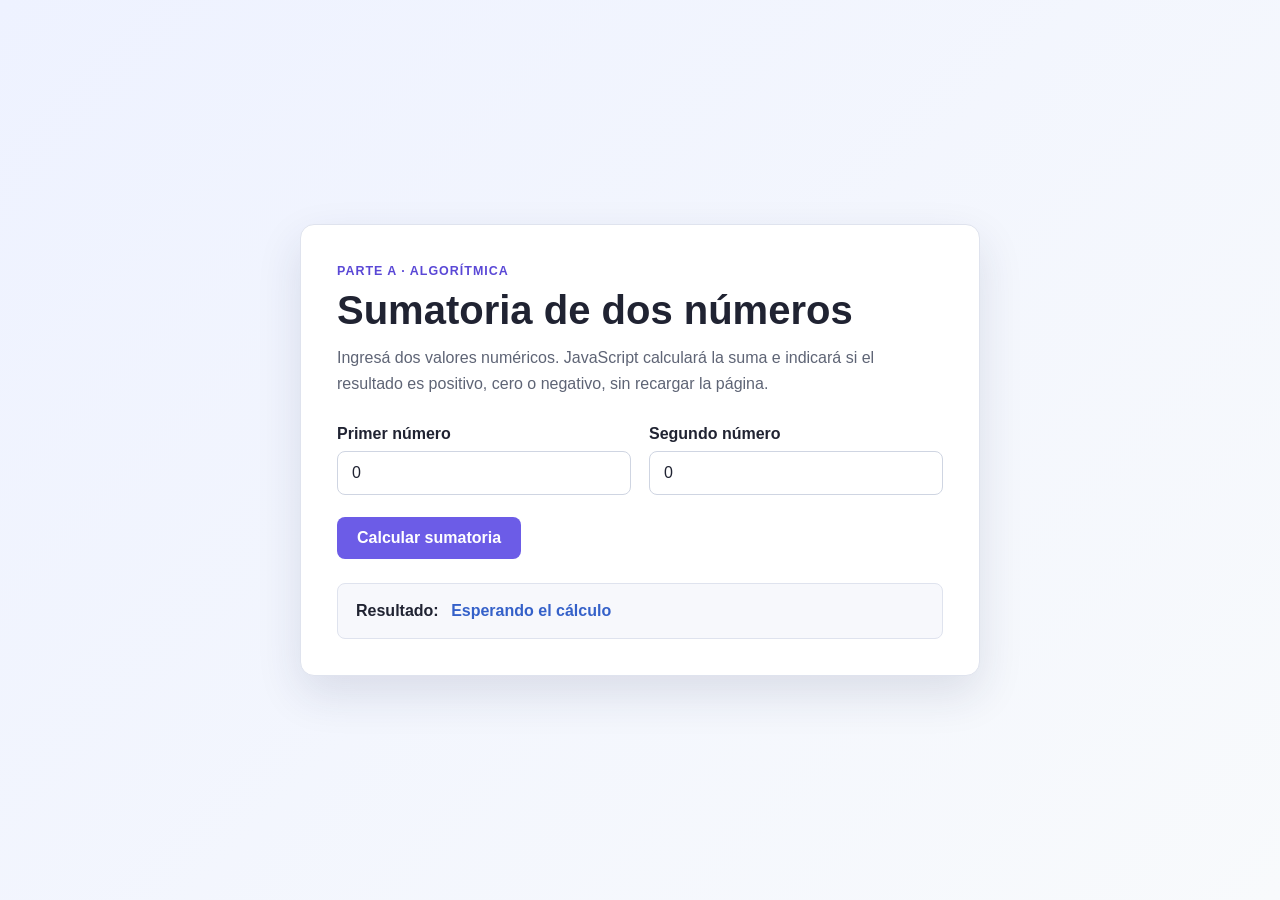
<file: algoritmica.html>
<!DOCTYPE html>
<html lang="es">
<head>
  <meta charset="UTF-8">
  <meta name="viewport" content="width=device-width, initial-scale=1.0">
  <title>Parte A — Sumatoria con JavaScript</title>
  <link rel="stylesheet" href="algoritmica.css">
</head>
<body>
  <main class="contenedor">
    <section class="tarjeta" aria-labelledby="titulo">
      <span class="etiqueta">Parte A · Algorítmica</span>
      <h1 id="titulo">Sumatoria de dos números</h1>
      <p class="descripcion">
        Ingresá dos valores numéricos. JavaScript calculará la suma e indicará
        si el resultado es positivo, cero o negativo, sin recargar la página.
      </p>

      <div class="campos">
        <div class="campo">
          <label for="numero1">Primer número</label>
          <input type="number" id="numero1" value="0">
        </div>

        <div class="campo">
          <label for="numero2">Segundo número</label>
          <input type="number" id="numero2" value="0">
        </div>
      </div>

      <button type="button" id="calcular">Calcular sumatoria</button>

      <div class="resultado-contenedor" aria-live="polite">
        <strong>Resultado:</strong>
        <span id="resultado" class="cero">Esperando el cálculo</span>
      </div>
    </section>
  </main>

  <script src="algoritmica.js"></script>
</body>
</html>
</file>
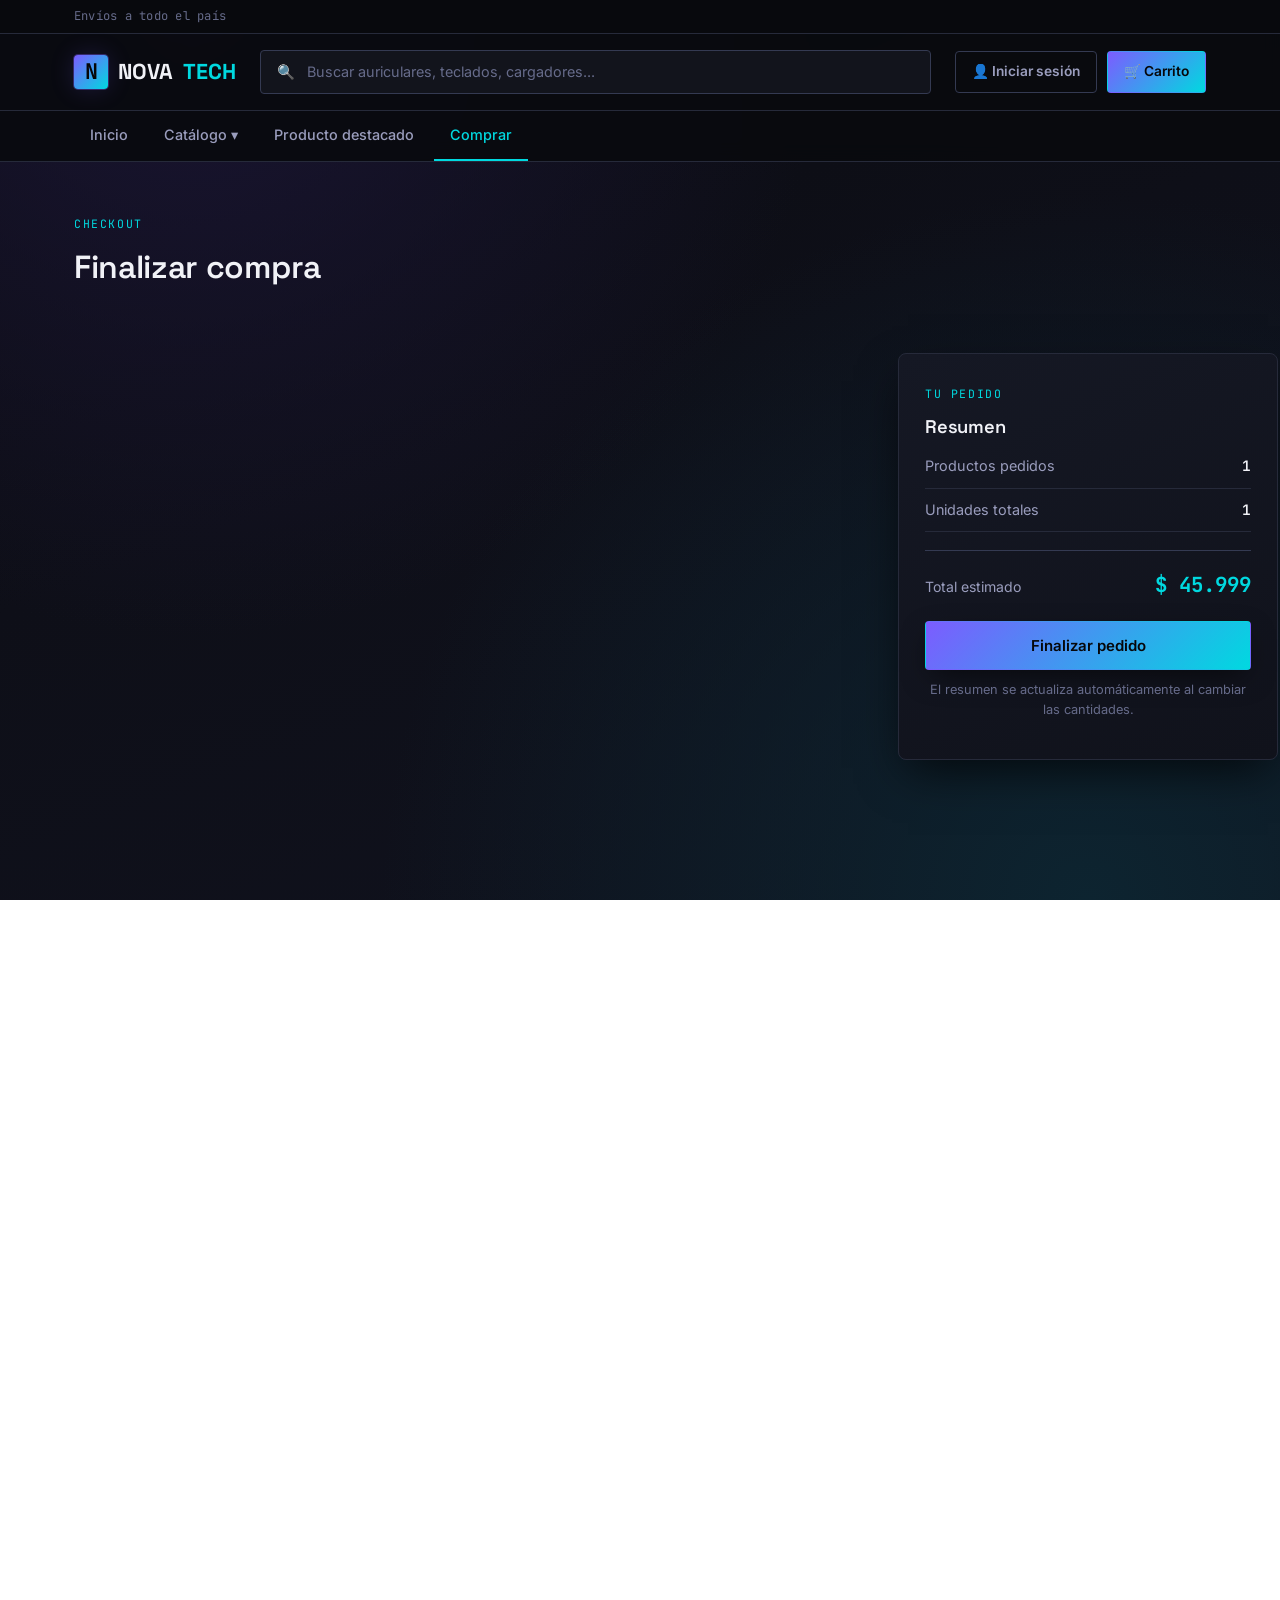
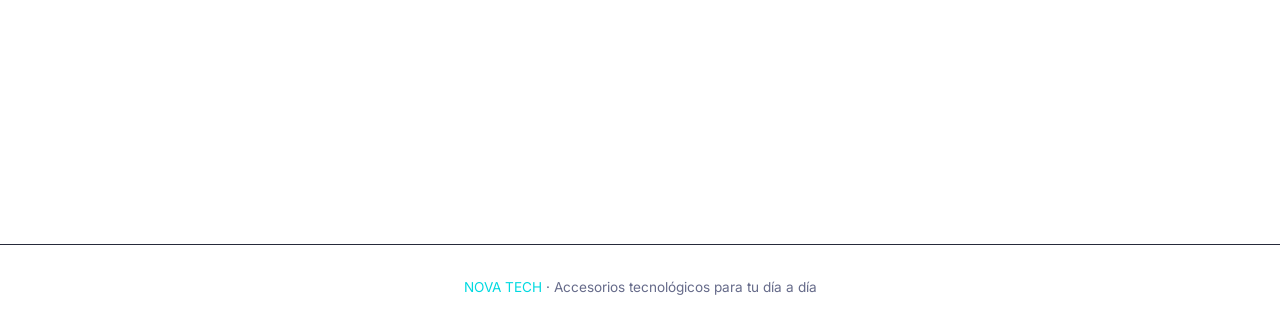
<file: comprar.html>
<!DOCTYPE html>
<html lang="es">
<head>
  <meta charset="UTF-8">
  <meta name="viewport" content="width=device-width, initial-scale=1.0">
  <title>Nova Tech — Comprar</title>
  <link rel="stylesheet" href="estilos.css">
</head>
<body>

  <!-- Encabezado: barra de utilidad, marca, buscador y navegacion (igual en las 6 paginas) -->
  <header class="site-header">
    <div class="utility-bar">
      <div class="utility-bar-inner">
        <span>Envíos a todo el país</span>
      </div>
    </div>
    <div class="header-main">
      <div class="header-main-inner">
        <a href="index.html" class="brand">
          <span class="brand-mark">N</span>
          NOVA <span class="accent">TECH</span>
        </a>
        <div class="search-bar">
          <span class="search-icon">🔍</span>
          <input type="text" placeholder="Buscar auriculares, teclados, cargadores...">
        </div>
        <div class="header-actions">
          <a href="login.html" class="header-action">👤 Iniciar sesión</a>
          <a href="comprar.html" class="header-action cart">🛒 Carrito</a>
        </div>
      </div>
    </div>
    <nav class="navbar">
      <div class="navbar-inner">
        <a href="index.html">Inicio</a>
        <div class="nav-item">
          <a href="listado_box.html">Catálogo ▾</a>
          <div class="dropdown-menu">
            <a href="listado_box.html">Vista en tarjetas</a>
            <a href="listado_tabla.html">Vista en tabla</a>
          </div>
        </div>
        <a href="producto.html">Producto destacado</a>
        <a href="comprar.html" class="active">Comprar</a>
</div>
    </nav>
  </header>

  <main class="page-shell">

    <div class="section-heading">
      <div>
        <span class="eyebrow">Checkout</span>
        <h1>Finalizar compra</h1>
      </div>
    </div>

    <!-- Formulario de compra: datos del cliente + productos a la izquierda, resumen a la derecha -->
    <section aria-label="Formulario de compra">
    <div class="checkout-layout">

      <form class="form-shell">

        <fieldset>
          <legend>Datos del cliente</legend>

          <div class="form-grid">
            <div class="form-field">
              <label for="nombre">Nombre del cliente</label>
              <input type="text" id="nombre" name="nombre_cliente" value="Cliente de prueba">
            </div>

            <div class="form-field">
              <label for="telefono">Teléfono</label>
              <input type="tel" id="telefono" name="telefono" value="" placeholder="Ingresá tu teléfono">
            </div>

            <div class="form-field full">
              <label for="direccion">Dirección</label>
              <input type="text" id="direccion" name="direccion" value="" placeholder="Ingresá tu dirección">
            </div>

            <div class="form-field full">
              <label for="email">Email</label>
              <input type="email" id="email" name="email" value="" placeholder="nombre@ejemplo.com">
            </div>

            <div class="form-field full">
              <label for="medio_pago">Medio de pago</label>
              <select id="medio_pago" name="medio_pago">
                <option value="">Seleccioná un medio de pago</option>
                <option value="tarjeta_credito" selected>Tarjeta de crédito</option>
                <option value="tarjeta_debito">Tarjeta de débito</option>
                <option value="transferencia">Transferencia bancaria</option>
                <option value="mercado_pago">Mercado Pago</option>
                <option value="efectivo">Efectivo contra entrega</option>
              </select>
            </div>
          </div>

          <p class="form-note">
            Estos datos vienen precargados como ejemplo (simulan que ya iniciaste sesión). Podés editarlos antes de confirmar.
          </p>
        </fieldset>

        <fieldset>
          <legend>Productos seleccionados</legend>

          <div class="order-line">
            <span class="item-name">Auriculares Bluetooth NovaSound X1</span>
            <input type="number" min="0" value="1" class="cantidad-producto" data-precio="45999" aria-label="Cantidad NovaSound X1" name="cantidad_novasound_x1">
            <span class="item-price mono">Precio: $ 45.999</span>
            <span class="item-subtotal mono">Subtotal: <strong>$ 45.999</strong></span>
          </div>

          <div class="order-line">
            <span class="item-name">Cargador Rápido GaN NovaCharge 65W</span>
            <input type="number" min="0" value="0" class="cantidad-producto" data-precio="18500" aria-label="Cantidad NovaCharge 65W" name="cantidad_novacharge_65w">
            <span class="item-price mono">Precio: $ 18.500</span>
            <span class="item-subtotal mono">Subtotal: <strong>$ 18.500</strong></span>
          </div>

          <div class="order-line">
            <span class="item-name">Teclado Mecánico NovaKey RGB</span>
            <input type="number" min="0" value="0" class="cantidad-producto" data-precio="52000" aria-label="Cantidad NovaKey RGB" name="cantidad_novakey_rgb">
            <span class="item-price mono">Precio: $ 52.000</span>
            <span class="item-subtotal mono">Subtotal: <strong>$ 52.000</strong></span>
          </div>

          <div class="order-line">
            <span class="item-name">Mouse Inalámbrico NovaClick Pro</span>
            <input type="number" min="0" value="0" class="cantidad-producto" data-precio="22300" aria-label="Cantidad NovaClick Pro" name="cantidad_novaclick_pro">
            <span class="item-price mono">Precio: $ 22.300</span>
            <span class="item-subtotal mono">Subtotal: <strong>$ 22.300</strong></span>
          </div>

          <div class="order-line">
            <span class="item-name">Parlante Portátil NovaBoom Mini</span>
            <input type="number" min="0" value="0" class="cantidad-producto" data-precio="31200" aria-label="Cantidad NovaBoom Mini" name="cantidad_novaboom_mini">
            <span class="item-price mono">Precio: $ 31.200</span>
            <span class="item-subtotal mono">Subtotal: <strong>$ 31.200</strong></span>
          </div>

          <div class="order-line">
            <span class="item-name">Power Bank NovaCharge 20000mAh</span>
            <input type="number" min="0" value="0" class="cantidad-producto" data-precio="27800" aria-label="Cantidad NovaCharge 20000mAh" name="cantidad_novacharge_20k">
            <span class="item-price mono">Precio: $ 27.800</span>
            <span class="item-subtotal mono">Subtotal: <strong>$ 27.800</strong></span>
          </div>

          <div class="order-line">
            <span class="item-name">Auriculares In-Ear NovaBuds Air</span>
            <input type="number" min="0" value="0" class="cantidad-producto" data-precio="28900" aria-label="Cantidad NovaBuds Air" name="cantidad_novabuds_air">
            <span class="item-price mono">Precio: $ 28.900</span>
            <span class="item-subtotal mono">Subtotal: <strong>$ 28.900</strong></span>
          </div>

          <div class="order-line">
            <span class="item-name">Hub USB-C NovaHub 7-en-1</span>
            <input type="number" min="0" value="0" class="cantidad-producto" data-precio="19900" aria-label="Cantidad NovaHub 7-en-1" name="cantidad_novahub_7">
            <span class="item-price mono">Precio: $ 19.900</span>
            <span class="item-subtotal mono">Subtotal: <strong>$ 19.900</strong></span>
          </div>

          <p class="form-note">Ajustá la cantidad de cada producto que querés incluir en tu pedido.</p>
        </fieldset>

      </form>

      <aside class="order-summary">
        <span class="eyebrow">Tu pedido</span>
        <h2>Resumen</h2>

        <div class="recap-row">
          <span>Productos pedidos</span>
          <span id="productos-pedidos">1</span>
        </div>
        <div class="recap-row">
          <span>Unidades totales</span>
          <span id="unidades-totales">1</span>
        </div>

        <div class="order-total">
          <span class="label">Total estimado</span>
          <span class="value" id="total-estimado">$ 45.999</span>
        </div>

        <a href="#confirmar-pedido" class="btn btn-primary btn-block" style="margin-top:20px;">Finalizar pedido</a>
        <p class="form-note" style="text-align:center; margin-top:10px;">
          El resumen se actualiza automáticamente al cambiar las cantidades.
        </p>
      </aside>

    </div>
    </section>

    <!-- Confirmacion de compra en dos pasos, sin JavaScript: ver estilos.css (.modal-overlay:target) -->
    <div class="modal-overlay" id="confirmar-pedido">
    <div class="modal-card">
      <span class="badge">Resumen de facturación</span>
      <h2>Confirmá tu pedido</h2>

      <table class="modal-summary">
        <tbody>
          <tr>
            <td>Auriculares Bluetooth NovaSound X1</td>
            <td class="qty">x1</td>
            <td class="amount">$ 45.999</td>
          </tr>
          <tr>
            <td>Envío estándar</td>
            <td class="qty">—</td>
            <td class="amount">$ 0</td>
          </tr>
          <tr class="total">
            <td colspan="2">Total a pagar</td>
            <td class="amount">$ 45.999</td>
          </tr>
        </tbody>
      </table>

      <p class="form-note">
        Este resumen se genera con JavaScript a partir de las cantidades seleccionadas.
      </p>

      <div class="modal-actions">
        <a href="#" class="btn btn-outline">Cancelar</a>
        <a href="#pedido-confirmado" class="btn btn-primary">Confirmar</a>
      </div>
    </div>
  </div>

  <div class="modal-overlay" id="pedido-confirmado">
    <div class="modal-card">
      <span class="badge">Pedido confirmado</span>
      <h2>¡Gracias por tu compra!</h2>
      <p>Guardá o imprimí tu comprobante. También podés escribirnos por WhatsApp si tenés alguna consulta.</p>

      <div class="ticket">
        <div class="ticket-header">
          <span class="brand-mark">N</span>
          <div><strong>NOVA TECH</strong></div>
          <div class="ticket-meta">Comprobante N.° 0001045</div>
          <div class="ticket-meta">Fecha: 04/09/2026</div>
        </div>

        <p class="ticket-meta">Cliente: Cliente de prueba</p>
        <p class="ticket-meta">Medio de pago: Tarjeta de crédito</p>

        <table class="modal-summary">
          <tbody>
            <tr>
              <td>Auriculares Bluetooth NovaSound X1</td>
              <td class="qty">x1</td>
              <td class="amount">$ 45.999</td>
            </tr>
            <tr>
              <td>Envío estándar</td>
              <td class="qty">—</td>
              <td class="amount">$ 0</td>
            </tr>
            <tr class="total">
              <td colspan="2">Total pagado</td>
              <td class="amount">$ 45.999</td>
            </tr>
          </tbody>
        </table>
      </div>

      <div class="rating-block">
        <p class="form-note">Antes de cerrar, ¿cómo calificarías tu experiencia en Nova Tech?</p>
        <div class="rating-group">
          <input type="radio" id="val1" name="valoracion" value="1">
          <label for="val1">1</label>
          <input type="radio" id="val2" name="valoracion" value="2">
          <label for="val2">2</label>
          <input type="radio" id="val3" name="valoracion" value="3" checked>
          <label for="val3">3</label>
          <input type="radio" id="val4" name="valoracion" value="4">
          <label for="val4">4</label>
          <input type="radio" id="val5" name="valoracion" value="5">
          <label for="val5">5</label>
        </div>
      </div>

      <div class="modal-actions">
                <button type="button" class="btn btn-outline" onclick="window.print()">🖨️ Imprimir ticket</button>
        <a href="#" class="btn btn-primary">💬 Contactar tienda</a>
      </div>

      <p class="login-footer-note close-hint"><a href="#">Cerrar</a></p>
    </div>
  </div>

  </main>

  <!-- Pie de pagina -->
  <footer class="site-footer">
    <span class="accent">NOVA TECH</span> · Accesorios tecnológicos para tu día a día
  </footer>

  <script src="comprar.js"></script>
</body>
</html>
</file>
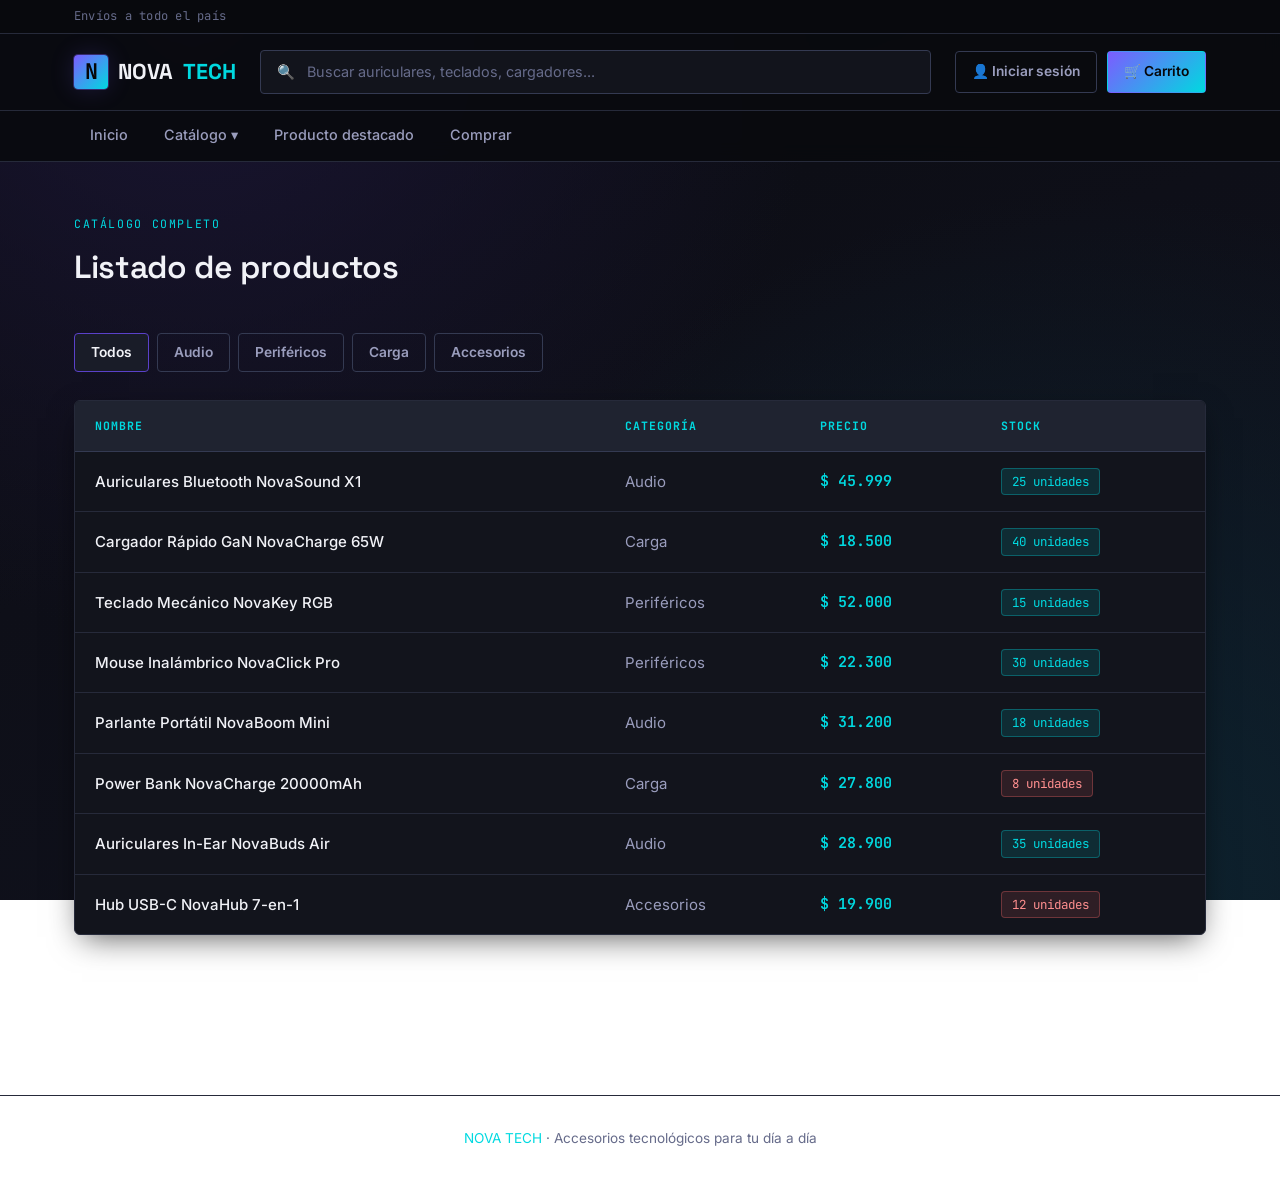
<file: listado_tabla.html>
<!DOCTYPE html>
<html lang="es">
<head>
  <meta charset="UTF-8">
  <meta name="viewport" content="width=device-width, initial-scale=1.0">
  <title>Nova Tech — Catálogo en tabla</title>
  <link rel="stylesheet" href="estilos.css">
</head>
<body>

  <!-- Encabezado: barra de utilidad, marca, buscador y navegacion (igual en las 6 paginas) -->
  <header class="site-header">
    <div class="utility-bar">
      <div class="utility-bar-inner">
        <span>Envíos a todo el país</span>
      </div>
    </div>
    <div class="header-main">
      <div class="header-main-inner">
        <a href="index.html" class="brand">
          <span class="brand-mark">N</span>
          NOVA <span class="accent">TECH</span>
        </a>
        <div class="search-bar">
          <span class="search-icon">🔍</span>
          <input type="text" placeholder="Buscar auriculares, teclados, cargadores...">
        </div>
        <div class="header-actions">
          <a href="login.html" class="header-action">👤 Iniciar sesión</a>
          <a href="comprar.html" class="header-action cart">🛒 Carrito</a>
        </div>
      </div>
    </div>
    <nav class="navbar">
      <div class="navbar-inner">
        <a href="index.html">Inicio</a>
        <div class="nav-item">
          <a href="listado_box.html" class="active">Catálogo ▾</a>
          <div class="dropdown-menu">
            <a href="listado_box.html">Vista en tarjetas</a>
            <a href="listado_tabla.html">Vista en tabla</a>
          </div>
        </div>
        <a href="producto.html">Producto destacado</a>
        <a href="comprar.html">Comprar</a>
</div>
    </nav>
  </header>

  <main class="page-shell">

    <div class="section-heading">
      <div>
        <span class="eyebrow">Catálogo completo</span>
        <h1>Listado de productos</h1>
      </div>
    </div>

    <!-- Catalogo filtrable por categoria: ver filtro CSS en estilos.css (usa :target) -->
    <section aria-label="Catálogo de productos en tabla">

    <span id="audio"></span>
    <span id="perifericos"></span>
    <span id="carga"></span>
    <span id="accesorios"></span>

    <nav class="filter-tabs">
      <a href="#" class="tab-todos">Todos</a>
      <a href="#audio" class="tab-audio">Audio</a>
      <a href="#perifericos" class="tab-perifericos">Periféricos</a>
      <a href="#carga" class="tab-carga">Carga</a>
      <a href="#accesorios" class="tab-accesorios">Accesorios</a>
    </nav>

    <div class="table-wrap">
      <table class="catalog">
        <thead>
          <tr>
            <th>Nombre</th>
            <th>Categoría</th>
            <th>Precio</th>
            <th>Stock</th>
          </tr>
        </thead>
        <tbody>
          <tr class="cat-row cat-audio">
            <td class="name">Auriculares Bluetooth NovaSound X1</td>
            <td>Audio</td>
            <td class="price">$ 45.999</td>
            <td><span class="stock-pill">25 unidades</span></td>
          </tr>
          <tr class="cat-row cat-carga">
            <td class="name">Cargador Rápido GaN NovaCharge 65W</td>
            <td>Carga</td>
            <td class="price">$ 18.500</td>
            <td><span class="stock-pill">40 unidades</span></td>
          </tr>
          <tr class="cat-row cat-perifericos">
            <td class="name">Teclado Mecánico NovaKey RGB</td>
            <td>Periféricos</td>
            <td class="price">$ 52.000</td>
            <td><span class="stock-pill">15 unidades</span></td>
          </tr>
          <tr class="cat-row cat-perifericos">
            <td class="name">Mouse Inalámbrico NovaClick Pro</td>
            <td>Periféricos</td>
            <td class="price">$ 22.300</td>
            <td><span class="stock-pill">30 unidades</span></td>
          </tr>
          <tr class="cat-row cat-audio">
            <td class="name">Parlante Portátil NovaBoom Mini</td>
            <td>Audio</td>
            <td class="price">$ 31.200</td>
            <td><span class="stock-pill">18 unidades</span></td>
          </tr>
          <tr class="cat-row cat-carga">
            <td class="name">Power Bank NovaCharge 20000mAh</td>
            <td>Carga</td>
            <td class="price">$ 27.800</td>
            <td><span class="stock-pill low">8 unidades</span></td>
          </tr>
          <tr class="cat-row cat-audio">
            <td class="name">Auriculares In-Ear NovaBuds Air</td>
            <td>Audio</td>
            <td class="price">$ 28.900</td>
            <td><span class="stock-pill">35 unidades</span></td>
          </tr>
          <tr class="cat-row cat-accesorios">
            <td class="name">Hub USB-C NovaHub 7-en-1</td>
            <td>Accesorios</td>
            <td class="price">$ 19.900</td>
            <td><span class="stock-pill low">12 unidades</span></td>
          </tr>
        </tbody>
      </table>
    </div>

    </section>

  </main>

  <!-- Pie de pagina -->
  <footer class="site-footer">
    <span class="accent">NOVA TECH</span> · Accesorios tecnológicos para tu día a día
  </footer>

</body>
</html>
</file>
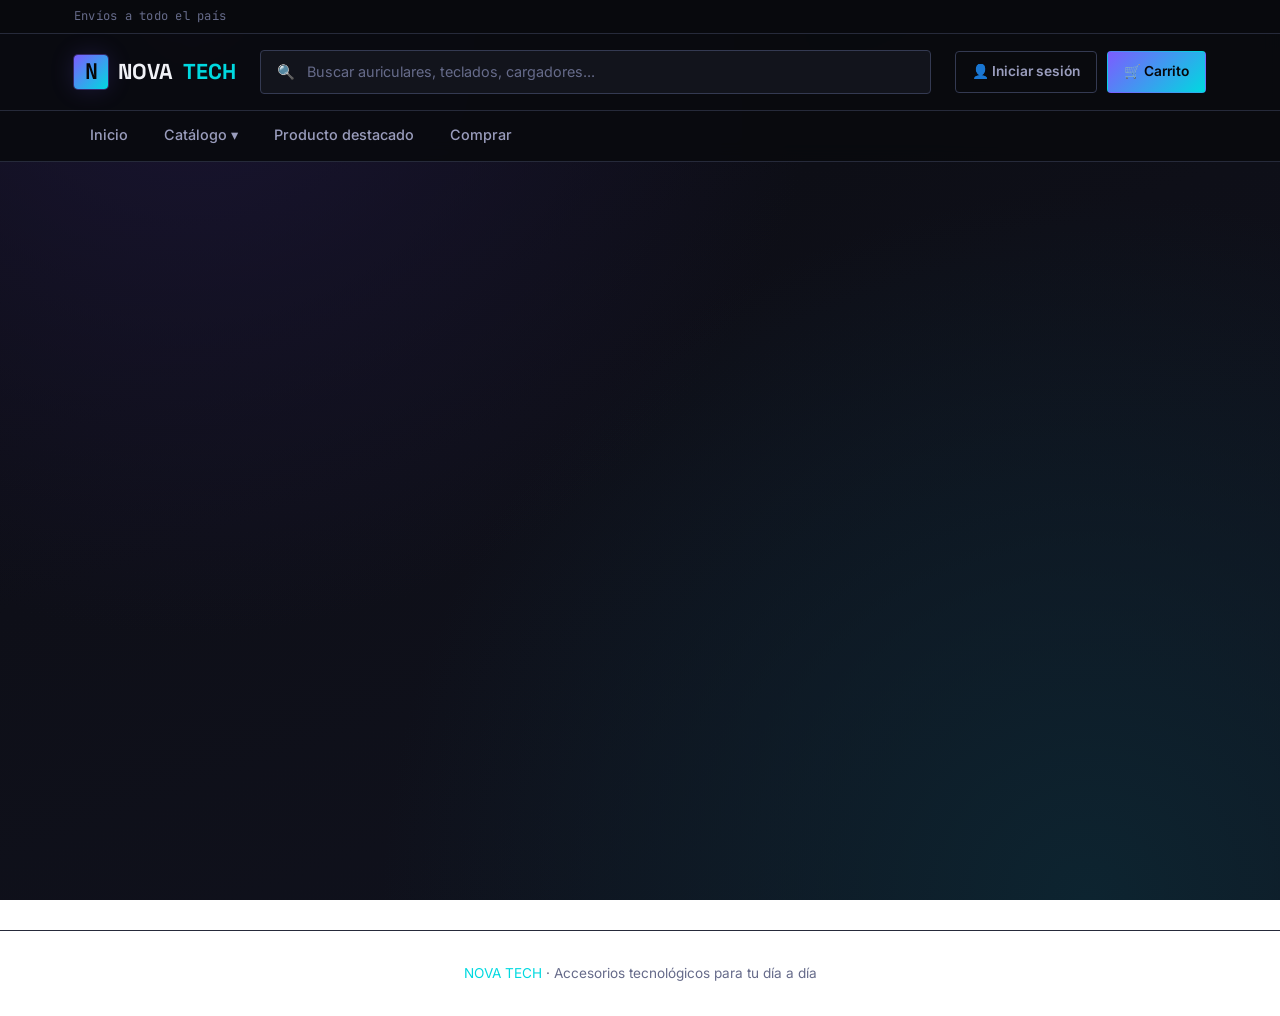
<file: login.html>
<!DOCTYPE html>
<html lang="es">
<head>
  <meta charset="UTF-8">
  <meta name="viewport" content="width=device-width, initial-scale=1.0">
  <title>Nova Tech — Iniciar sesión</title>
  <link rel="stylesheet" href="estilos.css">
</head>
<body>

  <!-- Encabezado: barra de utilidad, marca, buscador y navegacion (igual en las 6 paginas) -->
  <header class="site-header">
    <div class="utility-bar">
      <div class="utility-bar-inner">
        <span>Envíos a todo el país</span>
      </div>
    </div>
    <div class="header-main">
      <div class="header-main-inner">
        <a href="index.html" class="brand">
          <span class="brand-mark">N</span>
          NOVA <span class="accent">TECH</span>
        </a>
        <div class="search-bar">
          <span class="search-icon">🔍</span>
          <input type="text" placeholder="Buscar auriculares, teclados, cargadores...">
        </div>
        <div class="header-actions">
          <a href="login.html" class="header-action">👤 Iniciar sesión</a>
          <a href="comprar.html" class="header-action cart">🛒 Carrito</a>
        </div>
      </div>
    </div>
    <nav class="navbar">
      <div class="navbar-inner">
        <a href="index.html">Inicio</a>
        <div class="nav-item">
          <a href="listado_box.html">Catálogo ▾</a>
          <div class="dropdown-menu">
            <a href="listado_box.html">Vista en tarjetas</a>
            <a href="listado_tabla.html">Vista en tabla</a>
          </div>
        </div>
        <a href="producto.html">Producto destacado</a>
        <a href="comprar.html">Comprar</a>
</div>
    </nav>
  </header>

  <main class="page-shell">

    <!-- Acceso simulado: no valida credenciales, solo redirige a comprar.html -->
    <section aria-label="Formulario de acceso">
      <div class="form-shell login-shell">
        <span class="eyebrow">Acceso de clientes</span>
        <h1>Iniciar sesión</h1>
        <p>
          Para completar una compra en Nova Tech necesitás iniciar sesión con tu cuenta.
          Ingresá tus datos para continuar.
        </p>

        <form>
          <div class="form-field full">
            <label for="login_email">Email</label>
            <input type="email" id="login_email" name="login_email" placeholder="nombre@correo.com">
          </div>

          <div class="form-field full">
            <label for="login_password">Contraseña</label>
            <input type="password" id="login_password" name="login_password" placeholder="••••••••">
          </div>

          <a href="comprar.html" class="btn btn-primary btn-block">Iniciar sesión</a>
        </form>

        <p class="login-footer-note">
          ¿No tenés cuenta? <a href="login.html">Registrate</a>
        </p>
      </div>
    </section>

  </main>

  <!-- Pie de pagina -->
  <footer class="site-footer">
    <span class="accent">NOVA TECH</span> · Accesorios tecnológicos para tu día a día
  </footer>

</body>
</html>
</file>
<file: algoritmica.css>
* {
  box-sizing: border-box;
}

body {
  margin: 0;
  min-height: 100vh;
  display: grid;
  place-items: center;
  padding: 24px;
  font-family: Arial, Helvetica, sans-serif;
  color: #202332;
  background: linear-gradient(135deg, #eef2ff, #f8fafc);
}

.contenedor {
  width: min(100%, 680px);
}

.tarjeta {
  padding: 36px;
  background: #ffffff;
  border: 1px solid #dfe3ee;
  border-radius: 14px;
  box-shadow: 0 18px 45px rgba(35, 43, 79, 0.12);
}

.etiqueta {
  display: inline-block;
  margin-bottom: 10px;
  color: #5a48d6;
  font-size: 0.78rem;
  font-weight: 700;
  letter-spacing: 0.08em;
  text-transform: uppercase;
}

h1 {
  margin: 0 0 12px;
  font-size: clamp(1.8rem, 5vw, 2.5rem);
}

.descripcion {
  margin: 0;
  color: #5e6475;
  line-height: 1.6;
}

.campos {
  display: grid;
  grid-template-columns: 1fr 1fr;
  gap: 18px;
  margin: 28px 0 22px;
}

.campo {
  display: flex;
  flex-direction: column;
  gap: 8px;
}

label {
  font-weight: 700;
}

input {
  width: 100%;
  padding: 12px 14px;
  color: #202332;
  font: inherit;
  border: 1px solid #cfd5e2;
  border-radius: 8px;
  outline: none;
}

input:focus {
  border-color: #6c5ce7;
  box-shadow: 0 0 0 3px rgba(108, 92, 231, 0.15);
}

button {
  padding: 12px 20px;
  color: #ffffff;
  font: inherit;
  font-weight: 700;
  background: #6c5ce7;
  border: 0;
  border-radius: 8px;
  cursor: pointer;
}

button:hover {
  background: #5747c7;
}

.resultado-contenedor {
  margin-top: 24px;
  padding: 18px;
  background: #f7f8fc;
  border: 1px solid #dfe3ee;
  border-radius: 8px;
}

#resultado {
  margin-left: 8px;
  font-weight: 700;
}

#resultado.positivo {
  color: #138a55;
}

#resultado.cero {
  color: #3561c9;
}

#resultado.negativo {
  color: #c53c55;
}

@media (max-width: 560px) {
  .tarjeta {
    padding: 24px;
  }

  .campos {
    grid-template-columns: 1fr;
  }

  #resultado {
    display: block;
    margin: 8px 0 0;
  }
}
</file>
<file: estilos.css>
@import url('https://fonts.googleapis.com/css2?family=Space+Grotesk:wght@500;600;700&family=Inter:wght@400;500;600&family=JetBrains+Mono:wght@500;600&display=swap');

:root {
    --bg-0: #08090d;
  --bg-1: #0d0f16;
  --bg-2: #14172202;
  --surface: #12141c;
  --surface-2: #191c28;
  --surface-3: #1f2330;
  --border: #262a3a;
  --border-strong: #343a52;

  --text-primary: #f1f2f7;
  --text-secondary: #9a9dbd;
  --text-muted: #666b8a;

  --accent-violet: #7c5cff;
  --accent-violet-dim: #5a41c9;
  --accent-cyan: #00d9e0;
  --accent-cyan-dim: #00a3a8;

  --gradient-accent: linear-gradient(135deg, var(--accent-violet) 0%, var(--accent-cyan) 100%);
  --gradient-accent-hover: linear-gradient(135deg, #8f74ff 0%, #1de8ef 100%);
  --gradient-page: radial-gradient(circle at 15% 0%, #1a1533 0%, transparent 45%),
                    radial-gradient(circle at 85% 100%, #0d2430 0%, transparent 50%),
                    linear-gradient(160deg, #0a0b10 0%, #0e0f18 45%, #10121e 100%);
  --gradient-card: linear-gradient(155deg, #151824 0%, #10121b 100%);
  --gradient-hero: linear-gradient(135deg, #191233 0%, #0c1220 55%, #081018 100%);

  --radius-sm: 4px;
  --radius-md: 6px;
  --radius-lg: 8px;

  --shadow-float: 0 10px 30px -8px rgba(0, 0, 0, 0.65);
  --shadow-float-strong: 0 18px 45px -10px rgba(0, 0, 0, 0.75);
  --glow-violet: 0 0 0 1px rgba(124, 92, 255, 0.35), 0 0 24px rgba(124, 92, 255, 0.18);
  --glow-cyan: 0 0 0 1px rgba(0, 217, 224, 0.35), 0 0 24px rgba(0, 217, 224, 0.15);
}

* {
  box-sizing: border-box;
}

html {
  scroll-behavior: smooth;
}

body {
  margin: 0;
  font-family: 'Inter', system-ui, sans-serif;
  background: var(--gradient-page);
  background-attachment: fixed;
  color: var(--text-primary);
  line-height: 1.55;
  min-height: 100vh;
}

h1, h2, h3, h4 {
  font-family: 'Space Grotesk', 'Inter', sans-serif;
  font-weight: 600;
  letter-spacing: -0.01em;
  margin: 0 0 0.5em 0;
  color: var(--text-primary);
}

p {
  margin: 0 0 1em 0;
  color: var(--text-secondary);
}

a {
  color: inherit;
  text-decoration: none;
}

img {
  max-width: 100%;
  display: block;
}

.mono {
  font-family: 'JetBrains Mono', ui-monospace, monospace;
}

.page-shell {
  max-width: 1180px;
  margin: 0 auto;
  padding: 0 24px 80px;
}

.section-heading {
  display: flex;
  align-items: baseline;
  justify-content: space-between;
  gap: 16px;
  margin: 48px 0 24px;
  flex-wrap: wrap;
}

.section-heading .tag {
  color: var(--accent-cyan);
}

.eyebrow {
  font-family: 'JetBrains Mono', ui-monospace, monospace;
  font-size: 0.72rem;
  letter-spacing: 0.14em;
  text-transform: uppercase;
  color: var(--accent-cyan);
  display: inline-block;
  margin-bottom: 10px;
}

.site-header {
  position: sticky;
  top: 0;
  z-index: 50;
  background: rgba(9, 10, 15, 0.92);
  backdrop-filter: blur(10px);
  border-bottom: 1px solid var(--border);
}

.utility-bar {
  border-bottom: 1px solid var(--border);
  background: var(--bg-0);
}

.utility-bar-inner {
  max-width: 1180px;
  margin: 0 auto;
  padding: 7px 24px;
  display: flex;
  gap: 24px;
  flex-wrap: wrap;
  font-size: 0.76rem;
  color: var(--text-muted);
  font-family: 'JetBrains Mono', monospace;
  letter-spacing: 0.02em;
}

.utility-bar-inner span {
  white-space: nowrap;
}

.header-main-inner {
  max-width: 1180px;
  margin: 0 auto;
  padding: 16px 24px;
  display: flex;
  align-items: center;
  gap: 24px;
  flex-wrap: wrap;
}

.brand {
  display: flex;
  align-items: center;
  gap: 10px;
  font-family: 'Space Grotesk', sans-serif;
  font-weight: 700;
  font-size: 1.35rem;
  color: var(--text-primary);
  flex-shrink: 0;
}

.brand-mark {
  width: 34px;
  height: 34px;
  border-radius: var(--radius-sm);
  background: var(--gradient-accent);
  display: flex;
  align-items: center;
  justify-content: center;
  font-family: 'JetBrains Mono', monospace;
  font-weight: 700;
  color: #060608;
  box-shadow: var(--glow-violet);
}

.brand span.accent {
  color: var(--accent-cyan);
}

.search-bar {
  flex: 1 1 260px;
  display: flex;
  align-items: center;
  gap: 10px;
  background: var(--surface);
  border: 1px solid var(--border-strong);
  border-radius: var(--radius-sm);
  padding: 10px 16px;
  min-width: 180px;
}

.search-bar input {
  flex: 1;
  background: transparent;
  border: none;
  outline: none;
  color: var(--text-primary);
  font-family: 'Inter', sans-serif;
  font-size: 0.9rem;
}

.search-bar input::placeholder {
  color: var(--text-muted);
}

.search-bar .search-icon {
  color: var(--accent-cyan);
  font-size: 0.9rem;
}

.header-actions {
  display: flex;
  align-items: center;
  gap: 10px;
  flex-shrink: 0;
}

.header-action {
  display: flex;
  align-items: center;
  gap: 8px;
  padding: 9px 16px;
  border-radius: var(--radius-sm);
  font-size: 0.86rem;
  font-weight: 600;
  color: var(--text-secondary);
  border: 1px solid var(--border-strong);
  transition: all 0.15s ease;
  white-space: nowrap;
}

.header-action:hover {
  color: var(--text-primary);
  border-color: var(--accent-cyan);
}

.header-action.cart {
  background: var(--gradient-accent);
  color: #06070a;
  border-color: transparent;
}

.header-action.cart:hover {
  background: var(--gradient-accent-hover);
  box-shadow: var(--glow-violet);
}

.navbar {
  border-top: 1px solid var(--border);
}

.navbar-inner {
  max-width: 1180px;
  margin: 0 auto;
  padding: 0 24px;
  display: flex;
  gap: 4px;
  flex-wrap: wrap;
}

.navbar-inner > a,
.nav-item > a {
  display: inline-block;
  padding: 13px 16px;
  font-size: 0.9rem;
  font-weight: 500;
  color: var(--text-secondary);
  border-bottom: 2px solid transparent;
  transition: all 0.15s ease;
}

.navbar-inner > a:hover,
.nav-item > a:hover {
  color: var(--text-primary);
  background: var(--surface-2);
}

.navbar-inner > a.active {
  color: var(--accent-cyan);
  border-bottom-color: var(--accent-cyan);
}

.nav-item {
  position: relative;
}

.nav-item .dropdown-menu {
  position: absolute;
  top: 100%;
  left: 0;
  min-width: 220px;
  background: var(--surface-2);
  border: 1px solid var(--border-strong);
  border-radius: 0 0 var(--radius-md) var(--radius-md);
  box-shadow: var(--shadow-float-strong);
  opacity: 0;
  visibility: hidden;
  transform: translateY(-6px);
  transition: opacity 0.15s ease, transform 0.15s ease, visibility 0.15s;
  z-index: 60;
}

.nav-item:hover .dropdown-menu,
.nav-item:focus-within .dropdown-menu {
  opacity: 1;
  visibility: visible;
  transform: translateY(0);
}

.dropdown-menu a {
  display: block;
  padding: 12px 18px;
  font-size: 0.88rem;
  color: var(--text-secondary);
  border-bottom: 1px solid var(--border);
}

.dropdown-menu a:last-child {
  border-bottom: none;
}

.dropdown-menu a:hover {
  color: var(--accent-cyan);
  background: var(--surface-3);
}

.btn {
  display: inline-flex;
  align-items: center;
  justify-content: center;
  gap: 8px;
  padding: 12px 24px;
  border-radius: var(--radius-sm);
  font-family: 'Inter', sans-serif;
  font-weight: 600;
  font-size: 0.94rem;
  border: 1px solid transparent;
  cursor: pointer;
  transition: transform 0.15s ease, box-shadow 0.15s ease, background 0.15s ease;
}

.btn-primary {
  background: var(--gradient-accent);
  color: #06070a;
  box-shadow: var(--shadow-float);
}

.btn-primary:hover {
  background: var(--gradient-accent-hover);
  box-shadow: var(--glow-violet), var(--shadow-float);
  transform: translateY(-2px);
}

.btn-outline {
  background: transparent;
  border-color: var(--border-strong);
  color: var(--text-primary);
}

.btn-outline:hover {
  border-color: var(--accent-cyan);
  color: var(--accent-cyan);
}

.btn-block {
  width: 100%;
}

.hero {
  margin-top: 40px;
  border-radius: var(--radius-lg);
  background: var(--gradient-hero);
  border: 1px solid var(--border);
  box-shadow: var(--shadow-float-strong);
  padding: 64px 48px;
  display: grid;
  grid-template-columns: 1.1fr 0.9fr;
  gap: 40px;
  align-items: center;
  position: relative;
  overflow: hidden;
}

.hero::before {
  content: "";
  position: absolute;
  inset: 0;
  background: radial-gradient(circle at 80% 20%, rgba(0, 217, 224, 0.12), transparent 55%);
  pointer-events: none;
}

.hero h1 {
  font-size: clamp(2rem, 4vw, 3rem);
  line-height: 1.08;
  margin-bottom: 18px;
}

.hero p.lead {
  font-size: 1.05rem;
  max-width: 46ch;
  margin-bottom: 28px;
}

.hero-actions {
  display: flex;
  gap: 14px;
  flex-wrap: wrap;
}

.hero-visual {
  border-radius: var(--radius-md);
  overflow: hidden;
  border: 1px solid var(--border-strong);
  box-shadow: var(--shadow-float);
  position: relative;
}

.hero-visual img {
  width: 100%;
  height: 360px;
  object-fit: cover;
}

.stat-strip {
  display: grid;
  grid-template-columns: repeat(4, 1fr);
  gap: 18px;
  margin-top: 56px;
}

.stat-box {
  background: var(--gradient-card);
  border: 1px solid var(--border);
  border-radius: var(--radius-md);
  padding: 22px;
  box-shadow: var(--shadow-float);
}

.stat-box .num {
  font-family: 'Space Grotesk', sans-serif;
  font-size: 1.6rem;
  font-weight: 700;
  color: var(--accent-cyan);
}

.stat-box .label {
  color: var(--text-muted);
  font-size: 0.85rem;
  margin-top: 4px;
}

.featured-card {
  display: grid;
  grid-template-columns: 320px 1fr;
  gap: 32px;
  background: var(--gradient-card);
  border: 1px solid var(--border);
  border-radius: var(--radius-lg);
  padding: 28px;
  box-shadow: var(--shadow-float-strong);
  align-items: center;
}

.featured-card img {
  border-radius: var(--radius-md);
  border: 1px solid var(--border-strong);
  width: 100%;
  height: 260px;
  object-fit: cover;
}

.badge {
  display: inline-block;
  font-family: 'JetBrains Mono', monospace;
  font-size: 0.72rem;
  letter-spacing: 0.08em;
  text-transform: uppercase;
  padding: 5px 10px;
  border-radius: var(--radius-sm);
  background: rgba(124, 92, 255, 0.15);
  color: #b8a6ff;
  border: 1px solid rgba(124, 92, 255, 0.35);
  margin-bottom: 12px;
}

.price {
  font-family: 'JetBrains Mono', monospace;
  font-weight: 600;
  font-size: 1.6rem;
  color: var(--accent-cyan);
  margin: 14px 0 20px;
}

.price.small {
  font-size: 1.15rem;
}

.product-grid {
  display: grid;
  grid-template-columns: repeat(auto-fill, minmax(250px, 1fr));
  gap: 24px;
}

.product-card {
  background: var(--gradient-card);
  border: 1px solid var(--border);
  border-radius: var(--radius-md);
  overflow: hidden;
  box-shadow: var(--shadow-float);
  transition: transform 0.15s ease, box-shadow 0.15s ease, border-color 0.15s ease;
}

.product-card:hover {
  transform: translateY(-4px);
  border-color: var(--accent-violet-dim);
  box-shadow: var(--glow-violet), var(--shadow-float-strong);
}

.product-card img {
  width: 100%;
  height: 190px;
  object-fit: cover;
  border-bottom: 1px solid var(--border);
}

.product-card .body {
  padding: 18px 20px 22px;
}

.product-card .category {
  font-family: 'JetBrains Mono', monospace;
  font-size: 0.7rem;
  text-transform: uppercase;
  letter-spacing: 0.08em;
  color: var(--text-muted);
  margin-bottom: 6px;
}

.product-card h2 {
  font-size: 1.05rem;
  font-weight: 600;
  margin-bottom: 8px;
}

.product-card .stock {
  font-size: 0.82rem;
  color: var(--text-muted);
  margin-top: 6px;
}

.product-card .card-actions {
  display: flex;
  gap: 8px;
  margin-top: 16px;
}

.product-card .card-actions .btn {
  flex: 1;
  padding: 9px 10px;
  font-size: 0.82rem;
}

.table-wrap {
  background: var(--surface);
  border: 1px solid var(--border);
  border-radius: var(--radius-md);
  overflow: hidden;
  box-shadow: var(--shadow-float);
}

table.catalog {
  width: 100%;
  border-collapse: collapse;
}

table.catalog thead th {
  text-align: left;
  font-family: 'JetBrains Mono', monospace;
  font-size: 0.72rem;
  letter-spacing: 0.08em;
  text-transform: uppercase;
  color: var(--accent-cyan);
  background: var(--surface-3);
  padding: 16px 20px;
  border-bottom: 1px solid var(--border-strong);
}

table.catalog tbody td {
  padding: 16px 20px;
  border-bottom: 1px solid var(--border);
  color: var(--text-secondary);
  font-size: 0.94rem;
}

table.catalog tbody tr:last-child td {
  border-bottom: none;
}

table.catalog tbody tr:hover {
  background: var(--surface-2);
}

table.catalog td.name {
  color: var(--text-primary);
  font-weight: 500;
}

table.catalog td.price {
  font-family: 'JetBrains Mono', monospace;
  color: var(--accent-cyan);
  font-weight: 600;
  font-size: 0.94rem;
}

.stock-pill {
  display: inline-block;
  padding: 3px 10px;
  border-radius: var(--radius-sm);
  font-size: 0.78rem;
  font-family: 'JetBrains Mono', monospace;
  background: rgba(0, 217, 224, 0.12);
  color: var(--accent-cyan);
  border: 1px solid rgba(0, 217, 224, 0.3);
}

.stock-pill.low {
  background: rgba(255, 107, 107, 0.12);
  color: #ff8f8f;
  border-color: rgba(255, 107, 107, 0.3);
}

.product-detail {
  display: grid;
  grid-template-columns: 1fr 1fr;
  gap: 44px;
  margin-top: 44px;
  align-items: start;
}

.product-detail .gallery img {
  width: 100%;
  height: 440px;
  object-fit: cover;
  border-radius: var(--radius-lg);
  border: 1px solid var(--border-strong);
  box-shadow: var(--shadow-float-strong);
}

.product-detail h1 {
  font-size: 2.1rem;
}

.spec-table {
  width: 100%;
  border-collapse: collapse;
  margin: 24px 0;
  background: var(--surface);
  border: 1px solid var(--border);
  border-radius: var(--radius-md);
  overflow: hidden;
}

.spec-table tr td {
  padding: 12px 18px;
  border-bottom: 1px solid var(--border);
  font-size: 0.9rem;
}

.spec-table tr:last-child td {
  border-bottom: none;
}

.spec-table td.spec-key {
  color: var(--text-muted);
  font-family: 'JetBrains Mono', monospace;
  font-size: 0.78rem;
  text-transform: uppercase;
  letter-spacing: 0.05em;
  width: 40%;
}

.spec-table td.spec-val {
  color: var(--text-primary);
}

.checkout-layout {
  max-width: 1120px;
  margin: 44px auto 0;
  display: grid;
  grid-template-columns: 1fr 380px;
  gap: 32px;
  align-items: start;
}

.form-shell {
  background: var(--gradient-card);
  border: 1px solid var(--border);
  border-radius: var(--radius-lg);
  padding: 40px;
  box-shadow: var(--shadow-float-strong);
}

.form-grid {
  display: grid;
  grid-template-columns: 1fr 1fr;
  gap: 20px;
}

.form-field {
  display: flex;
  flex-direction: column;
  gap: 8px;
  margin-bottom: 20px;
}

.form-field.full {
  grid-column: 1 / -1;
}

.form-field label {
  font-size: 0.82rem;
  font-weight: 600;
  color: var(--text-secondary);
}

.form-field input,
.form-field select,
.form-field textarea {
  background: var(--surface);
  border: 1px solid var(--border-strong);
  border-radius: var(--radius-sm);
  padding: 12px 14px;
  color: var(--text-primary);
  font-family: 'Inter', sans-serif;
  font-size: 0.94rem;
  outline: none;
  transition: border-color 0.15s ease, box-shadow 0.15s ease;
}

.form-field input:focus,
.form-field select:focus,
.form-field textarea:focus {
  border-color: var(--accent-cyan);
  box-shadow: var(--glow-cyan);
}

fieldset {
  border: 1px solid var(--border);
  border-radius: var(--radius-md);
  padding: 20px;
  margin: 0 0 24px 0;
}

fieldset legend {
  font-family: 'JetBrains Mono', monospace;
  font-size: 0.75rem;
  text-transform: uppercase;
  letter-spacing: 0.08em;
  color: var(--accent-cyan);
  padding: 0 8px;
}

.order-line {
  display: grid;
  grid-template-columns: 1fr 90px 110px;
  gap: 14px;
  align-items: center;
  padding: 12px 0;
  border-bottom: 1px solid var(--border);
}

.order-line:last-of-type {
  border-bottom: none;
}

.order-line .item-name {
  font-size: 0.92rem;
  color: var(--text-primary);
}

.order-line .item-price {
  font-family: 'JetBrains Mono', monospace;
  font-size: 0.85rem;
  color: var(--text-muted);
}

.order-line input[type="number"] {
  width: 100%;
  min-width: 0;
  max-width: 100%;
  box-sizing: border-box;
  background: var(--surface);
  border: 1px solid var(--border-strong);
  border-radius: var(--radius-sm);
  padding: 8px 6px;
  color: var(--text-primary);
  font-family: 'Inter', sans-serif;
  font-size: 0.88rem;
  text-align: center;
  outline: none;
}

.order-line input[type="number"]:focus {
  border-color: var(--accent-cyan);
  box-shadow: var(--glow-cyan);
}

.form-note {
  font-size: 0.8rem;
  color: var(--text-muted);
  margin-top: 4px;
}

.order-summary {
  position: sticky;
  top: 108px;
  background: var(--gradient-card);
  border: 1px solid var(--border);
  border-radius: var(--radius-lg);
  padding: 26px;
  box-shadow: var(--shadow-float-strong);
}

.order-summary h2 {
  font-size: 1.15rem;
  margin-bottom: 4px;
}

.recap-row {
  display: flex;
  justify-content: space-between;
  padding: 10px 0;
  border-bottom: 1px solid var(--border);
  font-size: 0.9rem;
}

.recap-row span:first-child {
  color: var(--text-secondary);
}

.recap-row span:last-child {
  font-family: 'JetBrains Mono', monospace;
  color: var(--text-primary);
  font-weight: 600;
}

.order-total {
  display: flex;
  justify-content: space-between;
  align-items: baseline;
  margin-top: 18px;
  padding-top: 18px;
  border-top: 1px solid var(--border-strong);
}

.order-total .label {
  color: var(--text-secondary);
  font-size: 0.88rem;
}

.order-total .value {
  font-family: 'JetBrains Mono', monospace;
  font-weight: 700;
  font-size: 1.3rem;
  color: var(--accent-cyan);
}

.modal-overlay {
  position: fixed;
  inset: 0;
  z-index: 300;
  display: flex;
  align-items: center;
  justify-content: center;
  padding: 20px;
  background: rgba(5, 6, 10, 0.78);
  backdrop-filter: blur(4px);
  opacity: 0;
  visibility: hidden;
  transition: opacity 0.2s ease, visibility 0.2s ease;
}

.modal-overlay:target {
  opacity: 1;
  visibility: visible;
}

.modal-card {
  width: 100%;
  max-width: 460px;
  background: var(--gradient-card);
  border: 1px solid var(--border-strong);
  border-radius: var(--radius-lg);
  box-shadow: var(--shadow-float-strong);
  padding: 32px;
  transform: translateY(14px);
  transition: transform 0.2s ease;
}

.modal-overlay:target .modal-card {
  transform: translateY(0);
}

.modal-card .badge {
  margin-bottom: 8px;
}

.modal-summary {
  width: 100%;
  border-collapse: collapse;
  margin: 18px 0;
}

.modal-summary td {
  padding: 8px 0;
  font-size: 0.88rem;
  color: var(--text-secondary);
  border-bottom: 1px solid var(--border);
}

.modal-summary tr:last-child td {
  border-bottom: none;
}

.modal-summary td.qty,
.modal-summary td.amount {
  text-align: right;
  font-family: 'JetBrains Mono', monospace;
  color: var(--text-primary);
}

.modal-summary tr.total td {
  padding-top: 14px;
  border-top: 1px solid var(--border-strong);
  border-bottom: none;
  font-weight: 700;
  color: var(--accent-cyan);
  font-size: 1.05rem;
}

.modal-actions {
  display: flex;
  gap: 12px;
  margin-top: 8px;
}

.modal-actions .btn {
  flex: 1;
}

.rating-block {
  margin: 4px 0 20px;
}

.rating-group {
  display: flex;
  gap: 10px;
  margin-top: 10px;
}

.rating-group input[type="radio"] {
  position: absolute;
  opacity: 0;
  width: 0;
  height: 0;
}

.rating-group label {
  width: 38px;
  height: 38px;
  display: flex;
  align-items: center;
  justify-content: center;
  border: 1px solid var(--border-strong);
  border-radius: var(--radius-sm);
  color: var(--text-secondary);
  font-family: 'JetBrains Mono', monospace;
  font-weight: 600;
  cursor: pointer;
  transition: all 0.15s ease;
}

.rating-group input[type="radio"]:checked + label {
  background: var(--gradient-accent);
  color: #06070a;
  border-color: transparent;
  box-shadow: var(--glow-violet);
}

.promo-banner {
  display: grid;
  grid-template-columns: 1.1fr 1fr;
  align-items: stretch;
  background: var(--gradient-card);
  border: 1px solid var(--border);
  border-radius: var(--radius-lg);
  box-shadow: var(--shadow-float);
  overflow: hidden;
  margin-bottom: 22px;
  transition: box-shadow 0.2s ease, border-color 0.2s ease;
}

.promo-banner:hover {
  border-color: var(--accent-violet-dim);
  box-shadow: var(--glow-violet), var(--shadow-float-strong);
}

.promo-banner .promo-text {
  padding: 40px 44px;
  display: flex;
  flex-direction: column;
  justify-content: center;
}

.promo-banner .promo-text h3 {
  font-size: 1.5rem;
  margin-bottom: 10px;
}

.promo-banner .promo-text p {
  max-width: 42ch;
  margin-bottom: 20px;
}

.promo-banner .promo-image {
  min-height: 220px;
}

.promo-banner .promo-image img {
  width: 100%;
  height: 100%;
  object-fit: cover;
}

.filter-tabs {
  display: flex;
  gap: 8px;
  flex-wrap: wrap;
  margin: 0 0 28px;
}

.filter-tabs a {
  padding: 8px 16px;
  border-radius: var(--radius-sm);
  border: 1px solid var(--border-strong);
  font-size: 0.86rem;
  font-weight: 600;
  color: var(--text-secondary);
  transition: all 0.15s ease;
}

.filter-tabs a:hover {
  color: var(--text-primary);
  border-color: var(--accent-cyan);
}

.filter-tabs a.tab-todos {
  color: var(--text-primary);
  background: var(--surface-2);
  border-color: var(--accent-violet-dim);
}

#audio:target ~ .filter-tabs .tab-todos,
#perifericos:target ~ .filter-tabs .tab-todos,
#carga:target ~ .filter-tabs .tab-todos,
#accesorios:target ~ .filter-tabs .tab-todos {
  background: transparent;
  border-color: var(--border-strong);
  color: var(--text-secondary);
}

#audio:target ~ .filter-tabs .tab-audio,
#perifericos:target ~ .filter-tabs .tab-perifericos,
#carga:target ~ .filter-tabs .tab-carga,
#accesorios:target ~ .filter-tabs .tab-accesorios {
  background: var(--surface-2);
  border-color: var(--accent-violet-dim);
  color: var(--text-primary);
}

#audio:target ~ .product-grid .product-card:not(.cat-audio),
#audio:target ~ .table-wrap tr.cat-row:not(.cat-audio) {
  display: none;
}

#perifericos:target ~ .product-grid .product-card:not(.cat-perifericos),
#perifericos:target ~ .table-wrap tr.cat-row:not(.cat-perifericos) {
  display: none;
}

#carga:target ~ .product-grid .product-card:not(.cat-carga),
#carga:target ~ .table-wrap tr.cat-row:not(.cat-carga) {
  display: none;
}

#accesorios:target ~ .product-grid .product-card:not(.cat-accesorios),
#accesorios:target ~ .table-wrap tr.cat-row:not(.cat-accesorios) {
  display: none;
}

.login-shell {
  max-width: 420px;
  margin: 64px auto 0;
}

.login-footer-note {
  text-align: center;
  margin-top: 18px;
  font-size: 0.85rem;
  color: var(--text-muted);
}

.login-footer-note a {
  color: var(--accent-cyan);
  font-weight: 600;
}

.site-footer {
  border-top: 1px solid var(--border);
  margin-top: 80px;
  padding: 32px 24px;
  text-align: center;
  color: var(--text-muted);
  font-size: 0.85rem;
}

.site-footer span.accent {
  color: var(--accent-cyan);
}

@media (max-width: 860px) {
  .hero {
    grid-template-columns: 1fr;
    padding: 40px 26px;
  }
  .featured-card {
    grid-template-columns: 1fr;
  }
  .product-detail {
    grid-template-columns: 1fr;
  }
  .stat-strip {
    grid-template-columns: repeat(2, 1fr);
  }
  .form-grid {
    grid-template-columns: 1fr;
  }
  .order-line {
    grid-template-columns: 1fr auto auto;
  }
  .checkout-layout {
    grid-template-columns: 1fr;
  }
  .order-summary {
    position: static;
  }
  .promo-banner {
    grid-template-columns: 1fr;
  }
  .promo-banner .promo-image {
    order: -1;
    min-height: 180px;
  }
  .header-main-inner {
    justify-content: center;
  }
  .navbar-inner {
    justify-content: center;
  }
}

@media (max-width: 520px) {
  .promo-banner .promo-text {
    padding: 28px 24px;
  }
  .utility-bar-inner {
    justify-content: center;
    text-align: center;
  }
  .form-shell {
    padding: 24px 20px;
  }
  fieldset {
    padding: 16px;
  }
  .order-line {
    grid-template-columns: 1fr;
    justify-items: start;
    gap: 6px;
    padding: 14px 0;
  }
  .order-line input[type="number"] {
    max-width: 90px;
  }
  .modal-overlay {
    padding: 12px;
  }
  .modal-card {
    padding: 22px;
  }
  .modal-summary td {
    font-size: 0.8rem;
  }
}

@supports (animation-timeline: view()) {
  .stat-box,
  .featured-card,
  .promo-banner,
  .product-card,
  .product-detail,
  .form-shell,
  .login-shell {
    opacity: 0;
    animation: reveal-card linear both;
    animation-timeline: view();
    animation-range: entry 0% cover 30%;
  }

  @keyframes reveal-card {
    from {
      opacity: 0;
      transform: translateY(32px);
    }
    to {
      opacity: 1;
      transform: translateY(0);
    }
  }
}

.ticket {
  border: 1px dashed var(--border-strong);
  border-radius: var(--radius-sm);
  background: var(--surface);
  padding: 22px;
  margin: 18px 0;
}

.ticket-header {
  text-align: center;
  padding-bottom: 14px;
  margin-bottom: 14px;
  border-bottom: 1px dashed var(--border-strong);
}

.ticket-header .brand-mark {
  margin: 0 auto 10px;
}

.ticket-meta {
  font-family: 'JetBrains Mono', monospace;
  font-size: 0.78rem;
  color: var(--text-muted);
  margin-bottom: 2px;
}

@media print {
  body * {
    visibility: hidden;
  }
  #pedido-confirmado,
  #pedido-confirmado * {
    visibility: visible;
  }
  #pedido-confirmado {
    position: absolute;
    inset: 0;
    background: #ffffff;
    padding: 40px;
    opacity: 1 !important;
  }
  #pedido-confirmado .modal-card {
    box-shadow: none;
    border: none;
    max-width: 100%;
    background: #ffffff;
    color: #111111;
    transform: none !important;
  }
  #pedido-confirmado .badge,
  #pedido-confirmado .modal-actions,
  #pedido-confirmado .rating-block,
  #pedido-confirmado .close-hint {
    display: none;
  }
  #pedido-confirmado h2,
  #pedido-confirmado .ticket-meta,
  #pedido-confirmado p,
  #pedido-confirmado td {
    color: #111111 !important;
  }
  #pedido-confirmado .ticket {
    border-color: #999999;
  }
}


/* Actividad Áulica 13 - subtotales dinámicos de la Parte B */
.order-line {
  grid-template-columns: minmax(220px, 1fr) 80px minmax(145px, auto) minmax(175px, auto);
}

.item-subtotal {
  color: var(--accent-cyan);
  text-align: right;
  font-size: 0.86rem;
}

.item-subtotal strong {
  color: var(--text-primary);
}

@media (max-width: 860px) {
  .order-line {
    grid-template-columns: 1fr 76px;
  }

  .item-price,
  .item-subtotal {
    text-align: left;
  }
}
</file>
